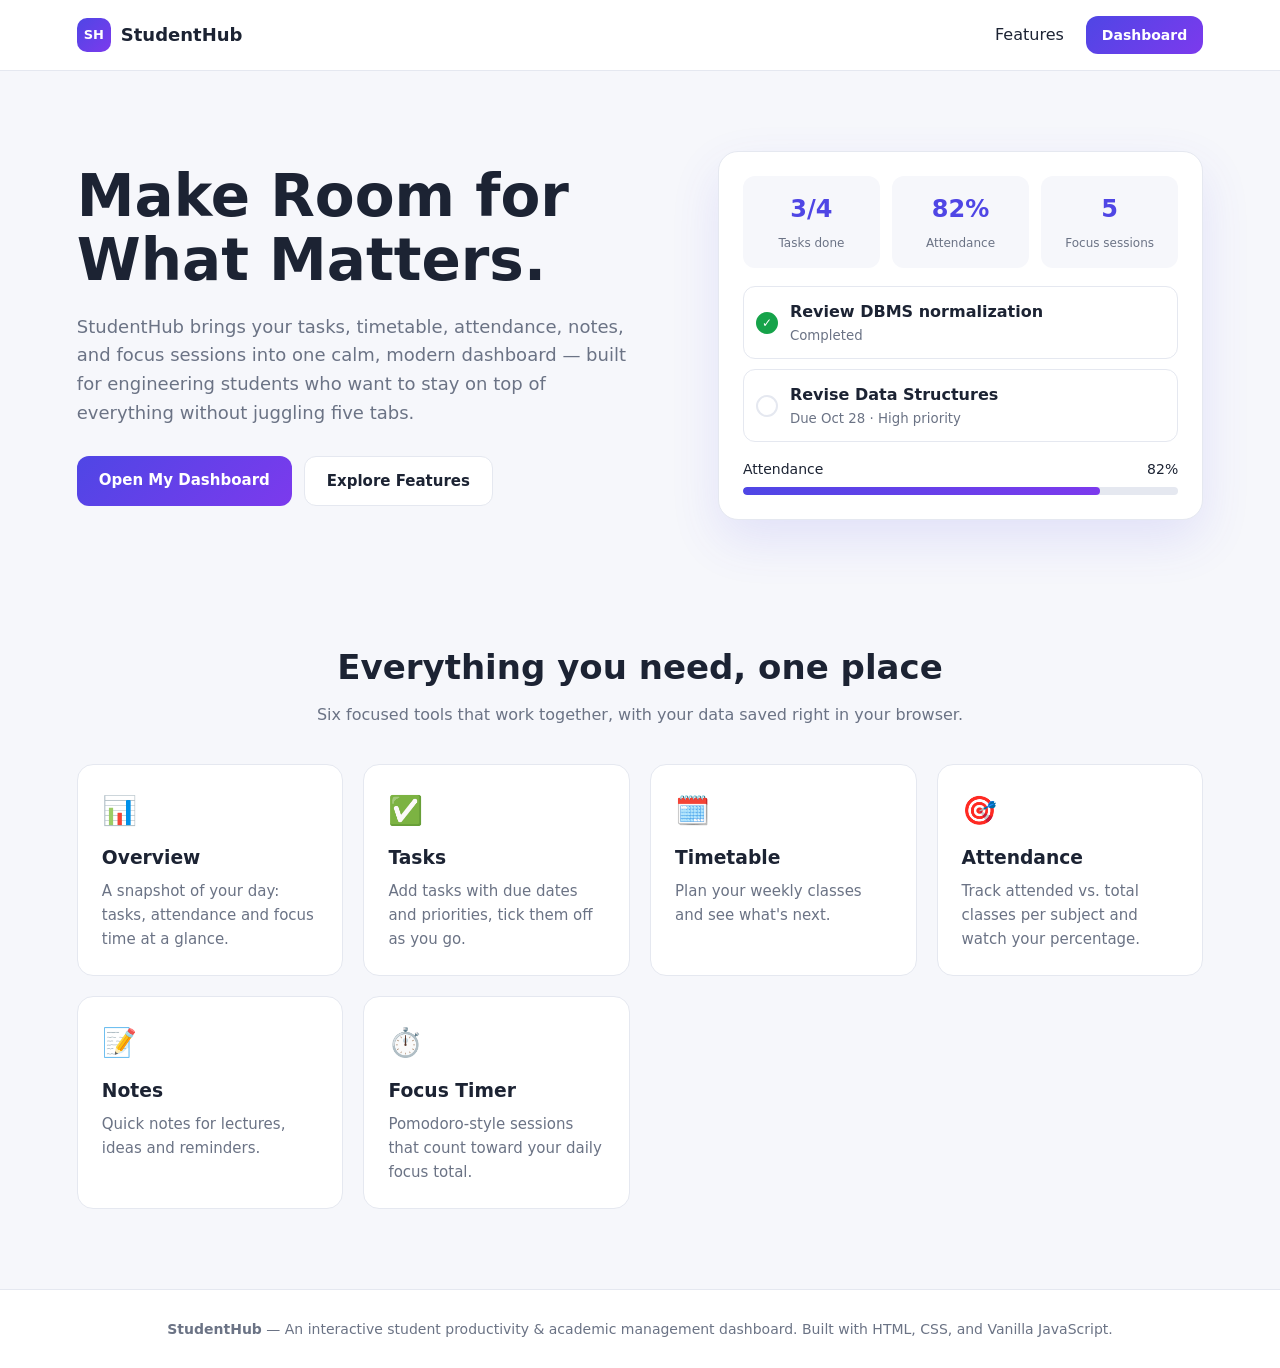
<file: index.html>
<!DOCTYPE html>
<html lang="en">
<head>
  <meta charset="UTF-8" />
  <meta name="viewport" content="width=device-width, initial-scale=1.0" />
  <meta name="description" content="An interactive student productivity and academic management dashboard." />
  <title>StudentHub — Make Room for What Matters</title>
  <link rel="stylesheet" href="styles.css" />
</head>
<body>
  <header class="nav">
    <a class="brand" href="index.html"><span class="logo">SH</span> StudentHub</a>
    <nav>
      <a href="#features">Features</a>
      <a class="btn small" href="dashboard.html">Dashboard</a>
    </nav>
  </header>

  <main>
    <section class="hero">
      <div class="hero-text">
        <h1>Make Room for What Matters.</h1>
        <p>StudentHub brings your tasks, timetable, attendance, notes, and focus sessions into one calm, modern dashboard — built for engineering students who want to stay on top of everything without juggling five tabs.</p>
        <div class="actions">
          <a class="btn" href="dashboard.html">Open My Dashboard</a>
          <a class="btn ghost" href="#features">Explore Features</a>
        </div>
      </div>

      <div class="hero-card">
        <div class="mini-stats">
          <div><strong>3/4</strong><span>Tasks done</span></div>
          <div><strong>82%</strong><span>Attendance</span></div>
          <div><strong>5</strong><span>Focus sessions</span></div>
        </div>
        <div class="mini-task done"><span class="tick">✓</span>
          <div><b>Review DBMS normalization</b><small>Completed</small></div>
        </div>
        <div class="mini-task"><span class="tick"></span>
          <div><b>Revise Data Structures</b><small>Due Oct 28 · High priority</small></div>
        </div>
        <div class="mini-bar">
          <div class="row"><span>Attendance</span><span>82%</span></div>
          <div class="bar"><div style="width:82%"></div></div>
        </div>
      </div>
    </section>

    <section id="features" class="features">
      <h2>Everything you need, one place</h2>
      <p class="sub">Six focused tools that work together, with your data saved right in your browser.</p>
      <div class="grid">
        <article><span class="ico">📊</span><h3>Overview</h3><p>A snapshot of your day: tasks, attendance and focus time at a glance.</p></article>
        <article><span class="ico">✅</span><h3>Tasks</h3><p>Add tasks with due dates and priorities, tick them off as you go.</p></article>
        <article><span class="ico">🗓️</span><h3>Timetable</h3><p>Plan your weekly classes and see what's next.</p></article>
        <article><span class="ico">🎯</span><h3>Attendance</h3><p>Track attended vs. total classes per subject and watch your percentage.</p></article>
        <article><span class="ico">📝</span><h3>Notes</h3><p>Quick notes for lectures, ideas and reminders.</p></article>
        <article><span class="ico">⏱️</span><h3>Focus Timer</h3><p>Pomodoro-style sessions that count toward your daily focus total.</p></article>
      </div>
    </section>
  </main>

  <footer class="footer">
    <strong>StudentHub</strong> — An interactive student productivity &amp; academic management dashboard. Built with HTML, CSS, and Vanilla JavaScript.
  </footer>
</body>
</html>
</file>
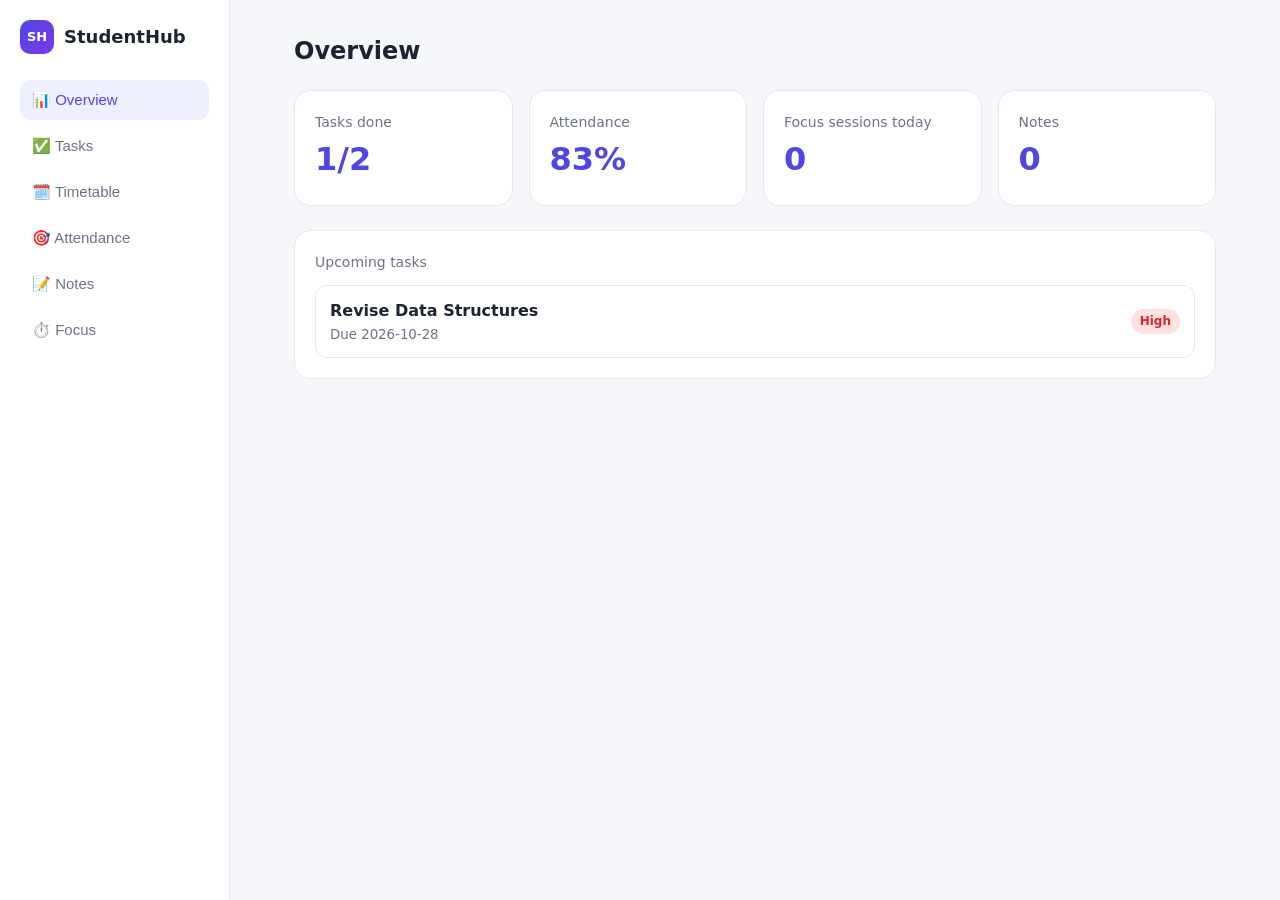
<file: dashboard.html>
<!DOCTYPE html>
<html lang="en">
<head>
  <meta charset="UTF-8" />
  <meta name="viewport" content="width=device-width, initial-scale=1.0" />
  <title>Dashboard — StudentHub</title>
  <link rel="stylesheet" href="styles.css" />
</head>
<body>
<div class="app">
  <aside class="side">
    <a class="brand" href="index.html"><span class="logo">SH</span> StudentHub</a>
    <button class="tab active" data-tab="overview">📊 Overview</button>
    <button class="tab" data-tab="tasks">✅ Tasks</button>
    <button class="tab" data-tab="timetable">🗓️ Timetable</button>
    <button class="tab" data-tab="attendance">🎯 Attendance</button>
    <button class="tab" data-tab="notes">📝 Notes</button>
    <button class="tab" data-tab="focus">⏱️ Focus</button>
  </aside>

  <main class="content">
    <!-- Overview -->
    <section class="panel active" id="overview">
      <h1>Overview</h1>
      <div class="cards">
        <div class="card"><h4>Tasks done</h4><div class="big" id="ov-tasks">0/0</div></div>
        <div class="card"><h4>Attendance</h4><div class="big" id="ov-att">0%</div></div>
        <div class="card"><h4>Focus sessions today</h4><div class="big" id="ov-focus">0</div></div>
        <div class="card"><h4>Notes</h4><div class="big" id="ov-notes">0</div></div>
      </div>
      <div class="card"><h4>Upcoming tasks</h4><ul class="list" id="ov-upcoming" style="margin-top:12px"></ul></div>
    </section>

    <!-- Tasks -->
    <section class="panel" id="tasks">
      <h1>Tasks</h1>
      <form class="inline" id="task-form">
        <input id="task-title" placeholder="New task…" required />
        <input id="task-due" type="date" />
        <select id="task-pri"><option>High</option><option selected>Medium</option><option>Low</option></select>
        <button class="btn" type="submit">Add</button>
      </form>
      <ul class="list" id="task-list"></ul>
    </section>

    <!-- Timetable -->
    <section class="panel" id="timetable">
      <h1>Timetable</h1>
      <form class="inline" id="tt-form">
        <select id="tt-day"><option>Monday</option><option>Tuesday</option><option>Wednesday</option><option>Thursday</option><option>Friday</option><option>Saturday</option></select>
        <input id="tt-time" type="time" required />
        <input id="tt-subject" placeholder="Subject" required />
        <input id="tt-room" placeholder="Room" />
        <button class="btn" type="submit">Add class</button>
      </form>
      <table class="tt"><thead><tr><th>Day</th><th>Time</th><th>Subject</th><th>Room</th><th></th></tr></thead><tbody id="tt-body"></tbody></table>
    </section>

    <!-- Attendance -->
    <section class="panel" id="attendance">
      <h1>Attendance</h1>
      <form class="inline" id="att-form">
        <input id="att-subject" placeholder="Subject" required />
        <button class="btn" type="submit">Add subject</button>
      </form>
      <ul class="list" id="att-list"></ul>
    </section>

    <!-- Notes -->
    <section class="panel" id="notes">
      <h1>Notes</h1>
      <form class="inline" id="note-form">
        <textarea id="note-text" rows="2" placeholder="Write a note…" required style="flex:1;min-width:240px"></textarea>
        <button class="btn" type="submit">Save note</button>
      </form>
      <div class="notes-grid" id="note-list"></div>
    </section>

    <!-- Focus -->
    <section class="panel" id="focus">
      <h1>Focus Timer</h1>
      <div class="card timer">
        <div class="time" id="timer-display">25:00</div>
        <div class="actions">
          <button class="btn" id="timer-start">Start</button>
          <button class="btn ghost" id="timer-reset">Reset</button>
          <select id="timer-len"><option value="25">25 min</option><option value="15">15 min</option><option value="5">5 min</option><option value="1">1 min (test)</option></select>
        </div>
        <p style="margin-top:16px;color:var(--muted)">Sessions completed today: <b id="timer-count">0</b></p>
      </div>
    </section>
  </main>
</div>
<script src="app.js"></script>
</body>
</html>
</file>
<file: styles.css>
:root{
  --bg:#f6f7fb; --card:#fff; --text:#1c2333; --muted:#6b7385; --line:#e5e8f0;
  --brand:#4f46e5; --brand2:#7c3aed; --ok:#16a34a; --warn:#f59e0b; --bad:#dc2626;
}
*{box-sizing:border-box;margin:0;padding:0}
body{font-family:Inter,system-ui,-apple-system,Segoe UI,Roboto,sans-serif;background:var(--bg);color:var(--text);line-height:1.6}
a{color:inherit;text-decoration:none}
.nav{display:flex;justify-content:space-between;align-items:center;padding:16px 6vw;background:#fff;border-bottom:1px solid var(--line);position:sticky;top:0;z-index:10}
.brand{display:flex;align-items:center;gap:10px;font-weight:700;font-size:18px}
.logo{display:grid;place-items:center;width:34px;height:34px;border-radius:10px;background:linear-gradient(135deg,var(--brand),var(--brand2));color:#fff;font-size:13px}
.nav nav{display:flex;align-items:center;gap:22px;font-weight:500}
.btn{display:inline-block;background:linear-gradient(135deg,var(--brand),var(--brand2));color:#fff;padding:12px 22px;border-radius:12px;font-weight:600;border:0;cursor:pointer;font-size:15px}
.btn.small{padding:8px 16px;font-size:14px}
.btn.ghost{background:#fff;color:var(--text);border:1px solid var(--line)}
.btn:hover{opacity:.92}
.hero{display:grid;grid-template-columns:1.1fr .9fr;gap:48px;align-items:center;padding:80px 6vw}
.hero h1{font-size:clamp(36px,5vw,58px);line-height:1.1;margin-bottom:20px}
.hero p{color:var(--muted);font-size:18px;max-width:560px;margin-bottom:28px}
.actions{display:flex;gap:12px;flex-wrap:wrap}
.hero-card{background:var(--card);border:1px solid var(--line);border-radius:20px;padding:24px;box-shadow:0 20px 50px rgba(79,70,229,.12)}
.mini-stats{display:grid;grid-template-columns:repeat(3,1fr);gap:12px;margin-bottom:18px}
.mini-stats div{background:var(--bg);border-radius:12px;padding:14px;text-align:center}
.mini-stats strong{display:block;font-size:24px;color:var(--brand)}
.mini-stats span{font-size:12px;color:var(--muted)}
.mini-task{display:flex;gap:12px;align-items:center;padding:12px;border:1px solid var(--line);border-radius:12px;margin-bottom:10px}
.mini-task small{display:block;color:var(--muted)}
.tick{width:22px;height:22px;border-radius:50%;border:2px solid var(--line);display:grid;place-items:center;font-size:12px;color:#fff;flex:none}
.mini-task.done .tick{background:var(--ok);border-color:var(--ok)}
.mini-bar{margin-top:16px}
.row{display:flex;justify-content:space-between;font-size:14px;margin-bottom:6px}
.bar{height:8px;background:var(--line);border-radius:99px;overflow:hidden}
.bar div{height:100%;background:linear-gradient(90deg,var(--brand),var(--brand2));border-radius:99px;transition:width .3s}
.features{padding:40px 6vw 80px;text-align:center}
.features h2{font-size:34px}
.sub{color:var(--muted);margin:8px 0 36px}
.grid{display:grid;grid-template-columns:repeat(auto-fit,minmax(260px,1fr));gap:20px;text-align:left}
.grid article{background:var(--card);border:1px solid var(--line);border-radius:16px;padding:24px}
.grid .ico{font-size:28px}
.grid h3{margin:10px 0 6px}
.grid p{color:var(--muted);font-size:15px}
.footer{padding:28px 6vw;border-top:1px solid var(--line);color:var(--muted);text-align:center;font-size:14px;background:#fff}

/* Dashboard */
.app{display:grid;grid-template-columns:230px 1fr;min-height:100vh}
.side{background:#fff;border-right:1px solid var(--line);padding:20px;display:flex;flex-direction:column;gap:6px}
.side .brand{margin-bottom:20px}
.side button.tab{display:flex;gap:10px;align-items:center;text-align:left;background:none;border:0;padding:11px 12px;border-radius:10px;font-size:15px;cursor:pointer;color:var(--muted);font-weight:500}
.side button.tab.active,.side button.tab:hover{background:#eef0ff;color:var(--brand)}
.content{padding:32px 5vw}
.content h1{margin-bottom:20px}
.panel{display:none}.panel.active{display:block}
.cards{display:grid;grid-template-columns:repeat(auto-fit,minmax(200px,1fr));gap:16px;margin-bottom:24px}
.card{background:var(--card);border:1px solid var(--line);border-radius:16px;padding:20px}
.card h4{color:var(--muted);font-weight:500;font-size:14px}
.card .big{font-size:32px;font-weight:700;color:var(--brand)}
form.inline{display:flex;gap:10px;flex-wrap:wrap;margin-bottom:18px}
input,select,textarea{padding:10px 12px;border:1px solid var(--line);border-radius:10px;font:inherit;background:#fff}
input:focus,select:focus,textarea:focus{outline:2px solid #c7c9ff}
ul.list{list-style:none;display:grid;gap:10px}
ul.list li{display:flex;align-items:center;gap:12px;background:var(--card);border:1px solid var(--line);border-radius:12px;padding:12px 14px}
ul.list li .grow{flex:1}
ul.list li small{color:var(--muted);display:block}
li.done .grow b{text-decoration:line-through;color:var(--muted)}
.tag{font-size:12px;padding:3px 9px;border-radius:99px;font-weight:600}
.tag.High{background:#fee2e2;color:var(--bad)}.tag.Medium{background:#fef3c7;color:#b45309}.tag.Low{background:#dcfce7;color:var(--ok)}
.icon-btn{background:none;border:0;cursor:pointer;font-size:16px;color:var(--muted)}
.icon-btn:hover{color:var(--bad)}
.tt{width:100%;border-collapse:collapse;background:#fff;border:1px solid var(--line);border-radius:12px;overflow:hidden}
.tt th,.tt td{padding:12px;border-bottom:1px solid var(--line);text-align:left;font-size:14px}
.tt th{background:#eef0ff;color:var(--brand)}
.notes-grid{display:grid;grid-template-columns:repeat(auto-fill,minmax(240px,1fr));gap:14px}
.note{background:#fffbea;border:1px solid #f3e7a4;border-radius:12px;padding:14px;position:relative;white-space:pre-wrap}
.note .icon-btn{position:absolute;top:6px;right:8px}
.timer{text-align:center;padding:40px}
.timer .time{font-size:72px;font-weight:700;font-variant-numeric:tabular-nums}
.timer .actions{justify-content:center;margin-top:16px}
@media(max-width:800px){
  .hero{grid-template-columns:1fr;padding:48px 6vw}
  .app{grid-template-columns:1fr}
  .side{flex-direction:row;overflow-x:auto;border-right:0;border-bottom:1px solid var(--line)}
  .side .brand{display:none}
}
</file>
